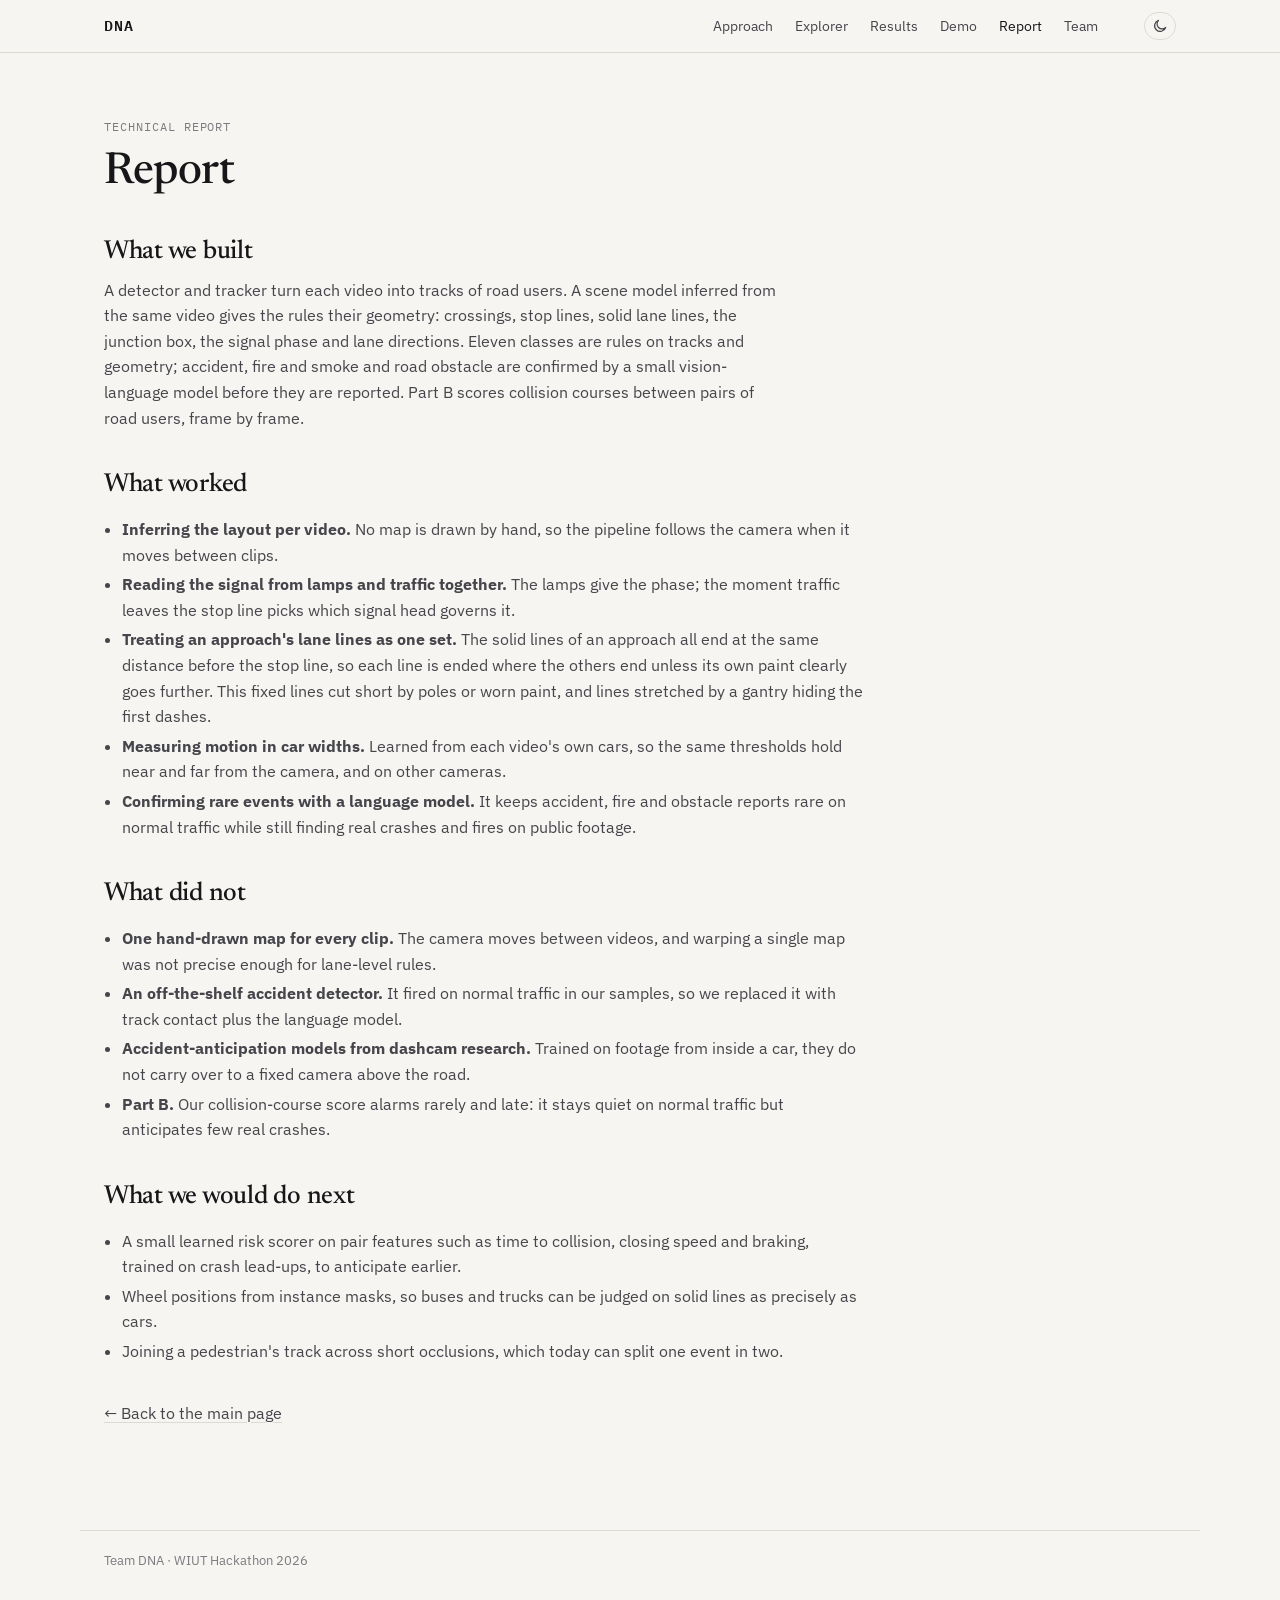
<file: report.html>
<!doctype html>
<html lang="en">
<head>
<meta charset="utf-8">
<meta name="viewport" content="width=device-width, initial-scale=1">
<title>Report — DNA</title>
<meta name="description" content="What we built for the WIUT Hackathon 2026 computer vision track, what worked, what did not, and what we would do next.">
<link rel="preconnect" href="https://fonts.googleapis.com">
<link rel="preconnect" href="https://fonts.gstatic.com" crossorigin>
<link href="https://fonts.googleapis.com/css2?family=IBM+Plex+Mono:wght@400;500&family=IBM+Plex+Sans:wght@400;500&family=Newsreader:opsz,wght@6..72,500&display=swap" rel="stylesheet">
<link rel="stylesheet" href="assets/site.css">
<link rel="icon" href="data:image/svg+xml,%3Csvg xmlns='http://www.w3.org/2000/svg' viewBox='0 0 16 16'%3E%3Crect width='16' height='16' rx='3' fill='%2317171a'/%3E%3Ccircle cx='8' cy='4.5' r='2' fill='%23b5401c'/%3E%3Ccircle cx='8' cy='11.5' r='2' fill='%23f6f5f1'/%3E%3C/svg%3E">
</head>
<body>
<nav class="nav">
  <div class="wrap">
    <a class="brand" href="index.html"><b>DNA</b></a>
    <ul><li><a class="l" href="index.html#approach">Approach</a></li><li><a class="l" href="index.html#explorer">Explorer</a></li>
      <li><a class="l" href="index.html#results">Results</a></li><li><a class="l" href="index.html#demo">Demo</a></li>
      <li><a class="l on" href="report.html">Report</a></li><li><a class="l" href="index.html#team">Team</a></li></ul>
    <button class="theme" id="theme" aria-label="Switch between light and dark"></button>
  </div>
</nav>

<main class="wrap">
  <article class="report" style="padding:64px 0 24px">
    <div class="kicker">Technical report</div>
    <h1 style="font-size:clamp(30px,4.4vw,44px)">Report</h1>

    <h2>What we built</h2>
    <p>A detector and tracker turn each video into tracks of road users. A scene model inferred from the same video
      gives the rules their geometry: crossings, stop lines, solid lane lines, the junction box, the signal phase and
      lane directions. Eleven classes are rules on tracks and geometry; accident, fire and smoke and road obstacle
      are confirmed by a small vision-language model before they are reported. Part B scores collision courses
      between pairs of road users, frame by frame.</p>

    <h2>What worked</h2>
    <ul>
      <li><b>Inferring the layout per video.</b> No map is drawn by hand, so the pipeline follows the camera when it
        moves between clips.</li>
      <li><b>Reading the signal from lamps and traffic together.</b> The lamps give the phase; the moment traffic
        leaves the stop line picks which signal head governs it.</li>
      <li><b>Treating an approach's lane lines as one set.</b> The solid lines of an approach all end at the same
        distance before the stop line, so each line is ended where the others end unless its own paint clearly goes further. This fixed lines cut short by poles or worn paint, and lines stretched by a gantry hiding the first dashes.</li>
      <li><b>Measuring motion in car widths.</b> Learned from each video's own cars, so the same thresholds hold near
        and far from the camera, and on other cameras.</li>
      <li><b>Confirming rare events with a language model.</b> It keeps accident, fire and obstacle reports rare on
        normal traffic while still finding real crashes and fires on public footage.</li>
    </ul>

    <h2>What did not</h2>
    <ul>
      <li><b>One hand-drawn map for every clip.</b> The camera moves between videos, and warping a single map was not
        precise enough for lane-level rules.</li>
      <li><b>An off-the-shelf accident detector.</b> It fired on normal traffic in our samples, so we replaced it with
        track contact plus the language model.</li>
      <li><b>Accident-anticipation models from dashcam research.</b> Trained on footage from inside a car, they do not
        carry over to a fixed camera above the road.</li>
      <li><b>Part B.</b> Our collision-course score alarms rarely and late: it stays quiet on normal traffic but
        anticipates few real crashes.</li>
    </ul>

    <h2>What we would do next</h2>
    <ul>
      <li>A small learned risk scorer on pair features such as time to collision, closing speed and braking, trained on
        crash lead-ups, to anticipate earlier.</li>
      <li>Wheel positions from instance masks, so buses and trucks can be judged on solid lines as precisely as
        cars.</li>
      <li>Joining a pedestrian's track across short occlusions, which today can split one event in two.</li>
    </ul>
    <p style="margin-top:36px"><a href="index.html">← Back to the main page</a></p>
  </article>
</main>
<footer><div class="wrap"><span>Team DNA · WIUT Hackathon 2026</span></div></footer>
<script>
(() => {
  const btn = document.getElementById("theme"), root = document.documentElement;
  const dark = () => (root.dataset.theme ? root.dataset.theme === "dark" : matchMedia("(prefers-color-scheme: dark)").matches);
  try { const t = localStorage.getItem("theme"); if (t) root.dataset.theme = t; } catch (err) { /* private mode */ }
  const SUN = '<svg viewBox="0 0 24 24" width="16" height="16" fill="none" stroke="currentColor" stroke-width="1.8" stroke-linecap="round"><circle cx="12" cy="12" r="4.2"/><path d="M12 2.5v2.2M12 19.3v2.2M2.5 12h2.2M19.3 12h2.2M5.3 5.3l1.6 1.6M17.1 17.1l1.6 1.6M5.3 18.7l1.6-1.6M17.1 6.9l1.6-1.6"/></svg>';
  const MOON = '<svg viewBox="0 0 24 24" width="16" height="16" fill="none" stroke="currentColor" stroke-width="1.8" stroke-linecap="round" stroke-linejoin="round"><path d="M20.5 14.2A8.5 8.5 0 1 1 9.8 3.5a6.8 6.8 0 0 0 10.7 10.7z"/></svg>';
  const label = () => { btn.innerHTML = dark() ? SUN : MOON; btn.title = dark() ? "Light mode" : "Dark mode"; };
  btn.addEventListener("click", () => { root.dataset.theme = dark() ? "light" : "dark"; try { localStorage.setItem("theme", root.dataset.theme); } catch (err) { /* ignore */ } label(); });
  label();
})();
</script>
</body>
</html>
</file>
<file: assets/site.css>
:root {
  --paper: #f6f5f1;
  --panel: #eeece6;
  --ink: #17171a;
  --ink-2: #45454b;
  --muted: #7b7a80;
  --rule: #dcdad2;
  --accent: #b5401c;
  --accent-soft: #b5401c22;
  --media: #0f0f11;
  --serif: "Newsreader", Georgia, serif;
  --sans: "IBM Plex Sans", system-ui, sans-serif;
  --mono: "IBM Plex Mono", ui-monospace, monospace;
  --w: 1120px;
  color-scheme: light;
}
@media (prefers-color-scheme: dark) {
  :root:not([data-theme="light"]) {
    --paper: #131315; --panel: #1b1b1e; --ink: #ecebe6; --ink-2: #c3c2bd; --muted: #8d8c91;
    --rule: #2c2c30; --accent: #e0714d; --accent-soft: #e0714d26; color-scheme: dark;
  }
}
:root[data-theme="dark"] {
  --paper: #131315; --panel: #1b1b1e; --ink: #ecebe6; --ink-2: #c3c2bd; --muted: #8d8c91;
  --rule: #2c2c30; --accent: #e0714d; --accent-soft: #e0714d26; color-scheme: dark;
}

* { box-sizing: border-box; }
html { scroll-behavior: smooth; scroll-padding-top: 64px; }
body {
  margin: 0; background: var(--paper); color: var(--ink);
  font: 400 16px/1.6 var(--sans); -webkit-font-smoothing: antialiased;
}
a { color: inherit; text-decoration-color: var(--rule); text-underline-offset: 3px; }
a:hover { text-decoration-color: var(--accent); }
img, video { display: block; max-width: 100%; }
h1, h2, h3 { font-family: var(--serif); font-weight: 500; letter-spacing: -0.01em; margin: 0; }
h1 { font-size: clamp(34px, 5vw, 54px); line-height: 1.08; }
h2 { font-size: clamp(26px, 3.4vw, 36px); line-height: 1.15; }
h3 { font-size: 21px; line-height: 1.3; }
p { margin: 0 0 1em; max-width: 68ch; color: var(--ink-2); }
code, .mono { font-family: var(--mono); font-size: 0.88em; }
.wrap { max-width: var(--w); margin: 0 auto; padding: 0 24px; }

/* nav */
.nav {
  position: sticky; top: 0; z-index: 10; background: color-mix(in srgb, var(--paper) 92%, transparent);
  backdrop-filter: blur(8px); border-bottom: 1px solid var(--rule);
}
.nav .wrap { display: flex; align-items: center; gap: 28px; height: 52px; }
.brand { font-family: var(--mono); font-size: 13px; letter-spacing: 0.02em; text-decoration: none; white-space: nowrap; }
.brand b { font-weight: 600; }
.nav ul { display: flex; gap: 22px; list-style: none; margin: 0 0 0 auto; padding: 0; overflow-x: auto; scrollbar-width: none; }
.nav ul::-webkit-scrollbar { display: none; }
.nav a.l { font-size: 14px; color: var(--ink-2); text-decoration: none; white-space: nowrap; }
.nav a.l:hover, .nav a.l.on { color: var(--ink); }
.nav a.l.on { box-shadow: inset 0 -2px 0 var(--accent); padding-bottom: 14px; }

/* sections */
section { padding: 88px 0 24px; }
.kicker { font-family: var(--mono); font-size: 12px; letter-spacing: 0.08em; text-transform: uppercase; color: var(--muted); margin-bottom: 14px; }
.kicker span { color: var(--accent); margin-right: 10px; }
.lede { font-size: 19px; line-height: 1.55; color: var(--ink-2); max-width: 62ch; margin-top: 18px; }
.head { margin-bottom: 36px; }
.head p { margin-top: 14px; }
hr { border: 0; border-top: 1px solid var(--rule); margin: 0; }

/* hero */
.hero { padding: 72px 0 40px; }
.hero .grid { display: grid; grid-template-columns: 1fr; gap: 40px; }
.facts { display: grid; grid-template-columns: repeat(4, 1fr); border-top: 1px solid var(--rule); border-bottom: 1px solid var(--rule); margin-top: 36px; }
.facts div { padding: 16px 18px 16px 0; }
.facts div + div { padding-left: 18px; border-left: 1px solid var(--rule); }
.facts b { display: block; font: 500 28px/1.1 var(--serif); }
.facts small { color: var(--muted); font-size: 13px; line-height: 1.35; display: block; margin-top: 6px; }
.poster { position: relative; background: var(--media); border-radius: 3px; overflow: hidden; }
.poster video { width: 100%; }
figcaption, .caption { font-size: 13px; color: var(--muted); margin-top: 10px; line-height: 1.45; }

/* layout helpers */
.cols { display: grid; grid-template-columns: 1fr 1fr; gap: 48px; }
.cols-3 { display: grid; grid-template-columns: repeat(3, 1fr); gap: 32px; }
.stack > * + * { margin-top: 20px; }
.block { margin-top: 56px; }
.block > h3 { margin-bottom: 12px; }

/* tables */
table { border-collapse: collapse; width: 100%; font-size: 14px; }
th, td { text-align: left; padding: 9px 12px 9px 0; border-bottom: 1px solid var(--rule); vertical-align: top; }
th { font-weight: 500; color: var(--muted); font-size: 12px; letter-spacing: 0.04em; text-transform: uppercase; }
td.n, th.n { text-align: right; font-family: var(--mono); font-size: 13px; padding-right: 0; padding-left: 12px; white-space: nowrap; }
td.n:not(:last-child), th.n:not(:last-child) { padding-right: 20px; }
.tbl { overflow-x: auto; }
tr.sub td { color: var(--muted); }
tr.group td { color: var(--muted); font-size: 12px; letter-spacing: .04em; text-transform: uppercase; padding-top: 18px; }

/* tabs */
.tabs { display: flex; gap: 4px; flex-wrap: wrap; margin-bottom: 16px; }
.tabs button {
  font: 500 13px var(--mono); padding: 7px 12px; border: 1px solid var(--rule); background: transparent;
  color: var(--ink-2); border-radius: 2px; cursor: pointer;
}
.tabs button:hover { color: var(--ink); border-color: var(--muted); }
.tabs button[aria-selected="true"] { background: var(--ink); color: var(--paper); border-color: var(--ink); }
.tabs.small button { font-size: 12px; padding: 5px 10px; }

/* player + timeline */
.player { background: var(--media); border-radius: 3px; overflow: hidden; }
.player video { width: 100%; aspect-ratio: 1280 / 784; background: var(--media); }
.tl { margin-top: 18px; display: grid; grid-template-columns: 150px 1fr; column-gap: 12px; font-size: 12px; }
.tl .name { color: var(--ink-2); height: 22px; line-height: 22px; white-space: nowrap; overflow: hidden; text-overflow: ellipsis; }
.tl .name.risk { height: 56px; line-height: 1.3; padding-top: 6px; }
.tl svg { width: 100%; display: block; overflow: visible; }
.tl .track { position: relative; }
.tl rect.ev { cursor: pointer; }
.tl .axis text { fill: var(--muted); font: 10px var(--mono); }
.legend { display: flex; gap: 18px; flex-wrap: wrap; font-size: 12px; color: var(--muted); margin-top: 12px; }
.legend i { display: inline-block; width: 18px; height: 8px; vertical-align: middle; margin-right: 6px; }
.legend i.ok { background: var(--ink); }
.legend i.fp { background: var(--accent); }
.legend i.gt { height: 3px; background: var(--muted); }
.legend i.miss { height: 3px; background: repeating-linear-gradient(90deg, var(--accent) 0 3px, transparent 3px 5px); }

/* images with a switcher */
.viewer { position: relative; background: var(--media); border-radius: 3px; overflow: hidden; }
.viewer img { width: 100%; }
.viewer svg { position: absolute; inset: 0; width: 100%; height: 100%; }
.toggles { display: flex; flex-wrap: wrap; gap: 6px 16px; margin-top: 12px; font-size: 13px; color: var(--ink-2); }
.toggles label { display: inline-flex; align-items: center; gap: 6px; cursor: pointer; }
.toggles i { width: 12px; height: 3px; display: inline-block; }

/* charts */
.chart svg { width: 100%; display: block; overflow: visible; }
.chart text { fill: var(--muted); font: 10px var(--mono); }
.chart .grid line { stroke: var(--rule); }

/* findings list */
ol.findings { list-style: none; padding: 0; margin: 0; counter-reset: f; }
ol.findings li { counter-increment: f; display: grid; grid-template-columns: 36px 1fr; padding: 16px 0; border-top: 1px solid var(--rule); }
ol.findings li::before { content: counter(f, decimal-leading-zero); font: 12px var(--mono); color: var(--accent); padding-top: 3px; }
ol.findings b { font-weight: 500; color: var(--ink); }
ol.findings p { margin: 4px 0 0; font-size: 15px; }

/* examples grid */
.examples { display: grid; grid-template-columns: repeat(auto-fill, minmax(200px, 1fr)); gap: 12px; }
.examples button {
  text-align: left; padding: 12px 14px; border: 1px solid var(--rule); background: transparent; color: var(--ink);
  border-radius: 2px; cursor: pointer; font: inherit;
}
.examples button:hover { border-color: var(--ink); }
.examples b { display: block; font-weight: 500; font-size: 14px; }
.examples small { color: var(--muted); font: 12px var(--mono); }

/* diagram */
.diagram { overflow-x: auto; }
.diagram svg { min-width: 760px; width: 100%; }
.diagram .box { fill: var(--paper); stroke: var(--ink); stroke-width: 1; }
.diagram .box.soft { fill: var(--panel); stroke: var(--rule); }
.diagram .box.learn { fill: var(--accent-soft); stroke: var(--accent); }
.diagram text { fill: var(--ink); font: 12.5px var(--sans); }
.diagram text.t { font: 500 13px var(--sans); }
.diagram text.s { fill: var(--muted); font: 11px var(--mono); }
.diagram text.lane { fill: var(--muted); font: 11px var(--mono); letter-spacing: 0.08em; }
.diagram path { stroke: var(--muted); fill: none; stroke-width: 1; }
.diagram .arrow { fill: var(--muted); }

/* demo */
.drop {
  display: block; border: 1px dashed var(--muted); border-radius: 3px; padding: 40px 24px; text-align: center; cursor: pointer;
  transition: border-color .15s, background .15s;
}
.drop:hover, .drop.over { border-color: var(--ink); background: var(--panel); }
.drop b { font-weight: 500; }
.drop small { display: block; color: var(--muted); margin-top: 6px; }
.run { border: 1px solid var(--rule); border-radius: 3px; padding: 22px 24px; background: var(--panel); }
.run[hidden], .drop[hidden], #demo-note[hidden] { display: none; }
.run-head { display: flex; justify-content: space-between; align-items: center; gap: 16px; }
.run-head b { font-weight: 500; overflow: hidden; text-overflow: ellipsis; white-space: nowrap; }
.run-cancel { flex: none; font: 500 13px var(--sans); color: var(--ink); background: none; border: 1px solid var(--muted);
  border-radius: 2px; padding: 6px 12px; cursor: pointer; }
.run-cancel:hover { border-color: var(--ink); }
.run .progress { height: 6px; border-radius: 3px; margin-top: 18px; }
.progress { height: 3px; background: var(--rule); margin-top: 16px; overflow: hidden; }
.progress div { height: 100%; width: 0; background: var(--accent); transition: width .3s; }
.status { font: 13px var(--mono); color: var(--muted); margin-top: 10px; min-height: 1.4em; }
.btn {
  display: inline-block; font: 500 14px var(--sans); padding: 10px 16px; background: var(--ink); color: var(--paper);
  border: 0; border-radius: 2px; text-decoration: none; cursor: pointer;
}
.btn.ghost { background: transparent; color: var(--ink); border: 1px solid var(--rule); }

/* team */
.team { display: grid; grid-template-columns: repeat(3, 1fr); gap: 40px; }
.person h3 { margin-bottom: 4px; }
.person .role { font: 12px var(--mono); color: var(--accent); letter-spacing: 0.03em; margin-bottom: 14px; }
.person p { font-size: 15px; }
.person ul { list-style: none; padding: 0; margin: 0 0 14px; font-size: 14px; color: var(--ink-2); }
.person ul li { padding: 6px 0; border-top: 1px solid var(--rule); }
.person .links { font: 13px var(--mono); display: flex; gap: 14px; flex-wrap: wrap; }

/* links */
.linklist { display: grid; grid-template-columns: repeat(3, 1fr); border-top: 1px solid var(--rule); }
.linklist a { padding: 20px 20px 20px 0; text-decoration: none; border-bottom: 1px solid var(--rule); }
.linklist a + a { padding-left: 20px; border-left: 1px solid var(--rule); }
.linklist b { display: block; font-weight: 500; }
.linklist small { color: var(--muted); font: 12px var(--mono); }
.linklist a:hover b { color: var(--accent); }

footer { padding: 64px 0 48px; color: var(--muted); font-size: 13px; }
footer .wrap { display: flex; justify-content: space-between; gap: 16px; flex-wrap: wrap; border-top: 1px solid var(--rule); padding-top: 20px; }
.theme { background: none; border: 0; color: var(--muted); font: 13px var(--mono); cursor: pointer; padding: 0; }

/* report page */
.report { max-width: 760px; }
.report h2 { font-size: 26px; margin: 40px 0 10px; }
.report p, .report li { color: var(--ink-2); }
.report ul { padding-left: 18px; }
.report li { margin: 4px 0; }

@media (max-width: 860px) {
  .cols, .cols-3, .team { grid-template-columns: 1fr; gap: 32px; }
  .facts { grid-template-columns: 1fr 1fr; }
  .facts div:nth-child(3) { padding-left: 0; border-left: 0; }
  .facts div:nth-child(n+3) { border-top: 1px solid var(--rule); }
  .linklist { grid-template-columns: 1fr; }
  .linklist a + a { padding-left: 0; border-left: 0; }
  .tl { grid-template-columns: 92px 1fr; }
  section { padding-top: 64px; }
}
@media (max-width: 560px) {
  .wrap { padding: 0 16px; }
  .brand span { display: none; }
  .nav .wrap { gap: 16px; }
  .nav ul { gap: 16px; }
  .lede { font-size: 17px; }
}

/* hero actions, clip picker, compare toggle */
.actions { display: flex; gap: 10px; flex-wrap: wrap; margin-top: 28px; }
.clip-groups { display: flex; gap: 28px; flex-wrap: wrap; margin-bottom: 4px; }
.clip-groups small { display: block; font: 11px var(--mono); letter-spacing: .08em; text-transform: uppercase; color: var(--muted); margin-bottom: 8px; }
.clip-groups .tabs { margin-bottom: 14px; }
.compare { display: inline-flex; gap: 8px; align-items: center; font-size: 13px; color: var(--ink-2); margin-top: 14px; cursor: pointer; }
[hidden] { display: none !important; }

/* explorer */
.stage { position: relative; background: var(--media); border-radius: 3px; overflow: hidden; }
.stage video { width: 100%; aspect-ratio: 16 / 9; display: block; background: var(--media); }
.stage canvas { position: absolute; pointer-events: none; }
.chips { position: absolute; top: 10px; left: 10px; display: flex; flex-direction: column; gap: 4px; pointer-events: none; }
.chips span { font: 500 12px var(--mono); color: #111; padding: 2px 7px; border-radius: 2px; width: fit-content; }
.chips span.sig { color: #fff; background: rgba(20,20,22,.8); }
.chips span.sig.red { box-shadow: inset 3px 0 0 #ff453a; }
.chips span.sig.green { box-shadow: inset 3px 0 0 #30d158; }
.chips span.sig.amber { box-shadow: inset 3px 0 0 #ffb340; }
.layers { display: flex; flex-wrap: wrap; gap: 6px; margin-top: 12px; }
.chip { font: 12px var(--sans); padding: 5px 10px; border-radius: 999px; border: 1px solid var(--rule); background: transparent; color: var(--muted); cursor: pointer; }
.chip[aria-pressed="true"] { color: var(--ink); border-color: var(--ink); }
.row-between { display: flex; justify-content: space-between; align-items: center; gap: 12px; flex-wrap: wrap; margin-top: 10px; }
.small-link { font-size: 13px; color: var(--ink-2); }
.tl .name i, .examples b i { display: inline-block; width: 8px; height: 8px; border-radius: 2px; margin-right: 6px; vertical-align: 0; }
.nav .theme { margin-left: 18px; font: 12px var(--mono); color: var(--ink-2); border: 1px solid var(--rule); border-radius: 999px; padding: 4px 10px; background: transparent; cursor: pointer; }
.nav .theme:hover { color: var(--ink); border-color: var(--ink); }
.nav .brand b { font-size: 15px; letter-spacing: .06em; }
.linklist { grid-template-columns: repeat(4, 1fr); }
@media (max-width: 860px) { .linklist { grid-template-columns: 1fr; } }
.watch { margin-top: 10px; font: 500 13px var(--sans); color: var(--accent); background: var(--accent-soft); border: 0; border-radius: 2px; padding: 7px 12px; cursor: pointer; }
.watch:hover { filter: brightness(1.1); }
#map { width: 100%; display: block; }
.nav .theme { display: inline-flex; align-items: center; justify-content: center; width: 32px; height: 28px; padding: 0; }

/* full screen keeps the overlay: the stage (video + canvas) goes full screen, not the bare video */
.stage .fs { position: absolute; top: 10px; right: 10px; height: 32px; padding: 0 10px; display: flex; gap: 6px; align-items: center;
  border: 0; border-radius: 4px; background: rgba(20,20,22,.75); color: #fff; font: 12px var(--sans); cursor: pointer; z-index: 2; }
.stage .fs::after { content: "Full screen"; }
.stage:fullscreen .fs::after { content: "Exit"; }
.stage:fullscreen { display: flex; align-items: center; justify-content: center; background: #000; }
.stage:fullscreen video { width: 100%; height: 100%; aspect-ratio: auto; }
/* team: every card's rows line up (photo, name, role, text, list, links) */
.team { grid-template-rows: repeat(6, auto); row-gap: 0; }
.person { display: grid; grid-template-rows: subgrid; grid-row: span 6; align-content: start; }
.person ul { display: contents; }
.person ul li { border-top: 1px solid var(--rule); padding: 6px 0; font-size: 14px; color: var(--ink-2); list-style: none; }
.person ul li:last-child { border-bottom: 1px solid var(--rule); margin-bottom: 14px; }
.person .avatar { width: 64px; height: 64px; border-radius: 50%; object-fit: cover; margin-bottom: 14px; background: var(--panel); }
.person p { margin-bottom: 14px; }
.person ul { align-self: start; }
@media (max-width: 860px) { .team { grid-template-rows: none; row-gap: 40px; } .person { grid-template-rows: none; grid-row: auto; } }
</file>
